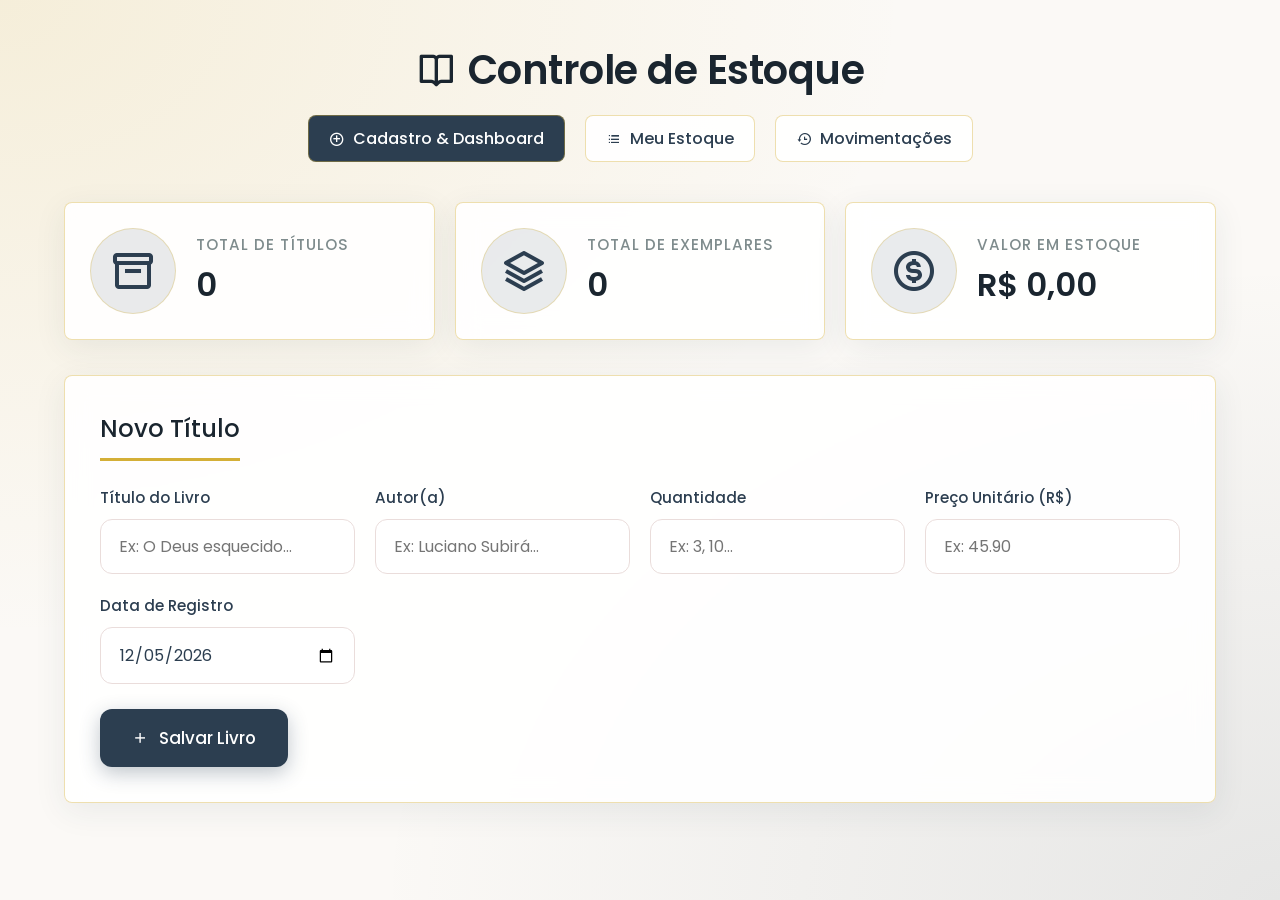
<file: Index.html>
<!DOCTYPE html>
<html lang="pt-BR">

<head>
    <meta charset="UTF-8">
    <meta name="viewport" content="width=device-width, initial-scale=1.0">
    <title>Livraria - Controle de Estoque</title>
    <link rel="stylesheet" href="css/global.css">
    <link rel="stylesheet" href="css/index.css">
    <link href="https://fonts.googleapis.com/css2?family=Poppins:wght@300;400;500;600&display=swap" rel="stylesheet">
    <link href="https://unpkg.com/boxicons@2.1.4/css/boxicons.min.css" rel="stylesheet">
</head>

<body>
    <!-- Cabeçalho (Header) -->
    <header>
        <h1><i class='bx bx-book-open'></i> Controle de Estoque</h1>
        <nav class="navbar">
            <a href="index.html" class="nav-link active"><i class='bx bx-plus-circle'></i> Cadastro & Dashboard</a>
            <a href="pages/estoque.html" class="nav-link"><i class='bx bx-list-ul'></i> Meu Estoque</a>
            <a href="pages/historico.html" class="nav-link"><i class='bx bx-history'></i> Movimentações</a>
        </nav>
    </header> <!-- Dashboard - Resumo das Informações -->
    <section class="dashboard">
        <div class="card"> <i class='bx bx-box card-icon'></i>
            <div>
                <h3>Total de Títulos</h3>
                <p id="totalProducts">0</p>
            </div>
        </div>
        <div class="card"> <i class='bx bx-layer card-icon'></i>
            <div>
                <h3>Total de Exemplares</h3>
                <p id="totalItems">0</p>
            </div>
        </div>
        <div class="card"> <i class='bx bx-dollar-circle card-icon'></i>
            <div>
                <h3>Valor em Estoque</h3>
                <p id="totalValue">R$ 0,00</p>
            </div>
        </div>
    </section> <!-- Área Principal -->
    <main>
        <!-- Bloco do Formulário (Glassmorphism) -->
        <div class="glass-container">
            <div class="form-header">
                <h2>Novo Título</h2>
            </div>
            <form id="productForm">
                <!-- Usado pelo JavaScript para saber quando estamos editando um item --> <input type="hidden"
                    id="editId">
                <div class="input-group">
                    <div class="input-box"> <label for="name">Título do Livro</label> <input type="text" id="name"
                            required placeholder="Ex: O Deus esquecido..."> </div>
                    <div class="input-box"> <label for="author">Autor(a)</label> <input type="text" id="author"
                            required placeholder="Ex: Luciano Subirá..."> </div>

                    <div class="input-box">
                        <label for="quantity">Quantidade</label>
                        <input type="number" id="quantity" required min="0" placeholder="Ex: 3, 10...">
                    </div>
                    <div class="input-box"> <label for="price">Preço Unitário (R$)</label> <input type="number"
                            id="price" required step="0.01" min="0" placeholder="Ex: 45.90"> </div>
                    <!-- Novo Item solicitado: Data de Registro -->
                    <div class="input-box"> <label for="date">Data de Registro</label> <input type="date" id="date"
                            required> </div>
                </div> <button type="submit" class="btn-primary" id="submitBtn"> <i class='bx bx-plus'></i> Salvar
                    Livro </button>
            </form>
        </div>
    </main>
    <script src="js/global.js"></script>
    <script src="js/index.js"></script>
</body>

</html>
</file>
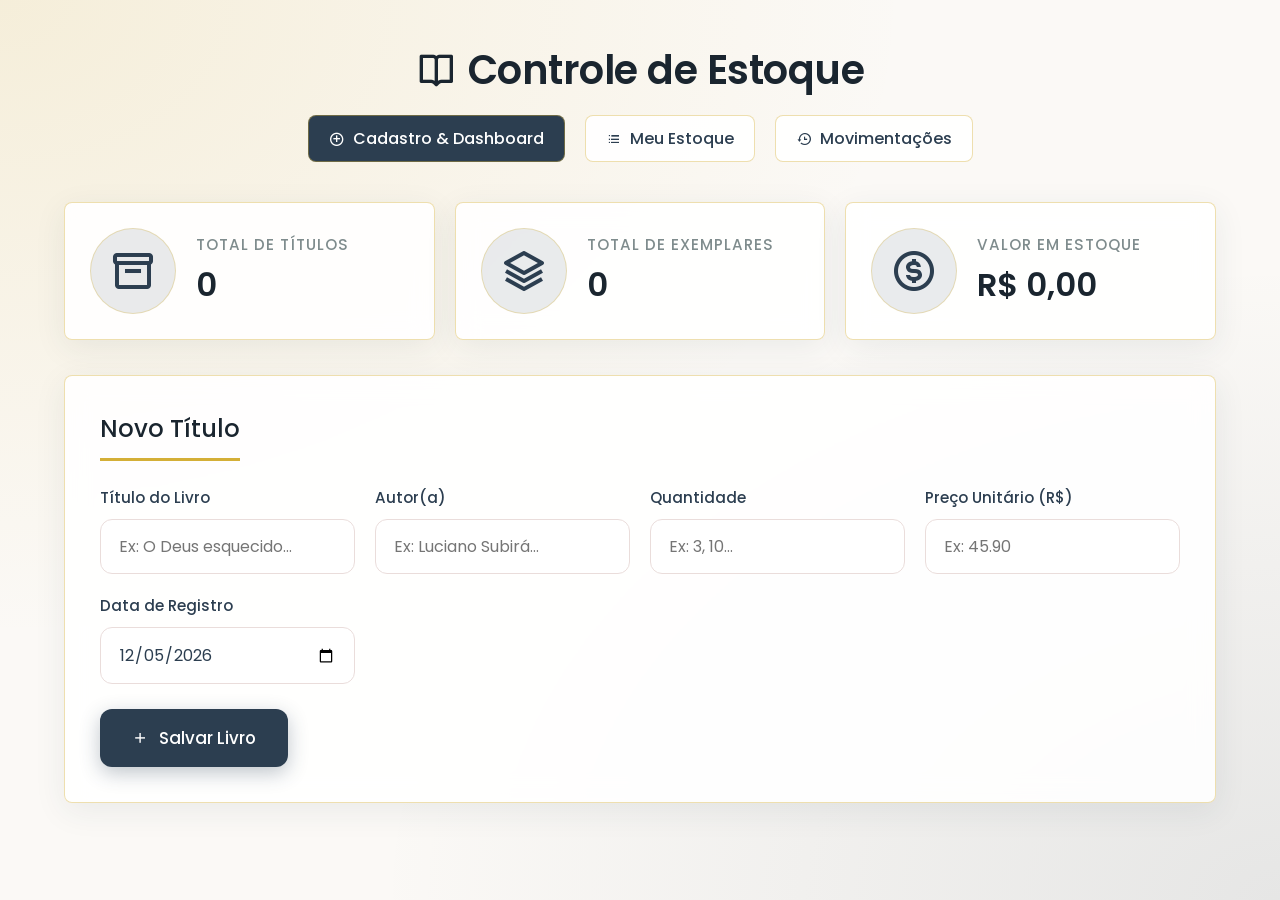
<file: index.html>
<!DOCTYPE html>
<html lang="pt-BR">

<head>
    <meta charset="UTF-8">
    <meta name="viewport" content="width=device-width, initial-scale=1.0">
    <title>Livraria - Controle de Estoque</title>
    <link rel="stylesheet" href="css/global.css">
    <link rel="stylesheet" href="css/index.css">
    <link href="https://fonts.googleapis.com/css2?family=Poppins:wght@300;400;500;600&display=swap" rel="stylesheet">
    <link href="https://unpkg.com/boxicons@2.1.4/css/boxicons.min.css" rel="stylesheet">
</head>

<body>
    <!-- Cabeçalho (Header) -->
    <header>
        <h1><i class='bx bx-book-open'></i> Controle de Estoque</h1>
        <nav class="navbar">
            <a href="index.html" class="nav-link active"><i class='bx bx-plus-circle'></i> Cadastro & Dashboard</a>
            <a href="pages/estoque.html" class="nav-link"><i class='bx bx-list-ul'></i> Meu Estoque</a>
            <a href="pages/historico.html" class="nav-link"><i class='bx bx-history'></i> Movimentações</a>
        </nav>
    </header> <!-- Dashboard - Resumo das Informações -->
    <section class="dashboard">
        <div class="card"> <i class='bx bx-box card-icon'></i>
            <div>
                <h3>Total de Títulos</h3>
                <p id="totalProducts">0</p>
            </div>
        </div>
        <div class="card"> <i class='bx bx-layer card-icon'></i>
            <div>
                <h3>Total de Exemplares</h3>
                <p id="totalItems">0</p>
            </div>
        </div>
        <div class="card"> <i class='bx bx-dollar-circle card-icon'></i>
            <div>
                <h3>Valor em Estoque</h3>
                <p id="totalValue">R$ 0,00</p>
            </div>
        </div>
    </section> <!-- Área Principal -->
    <main>
        <!-- Bloco do Formulário (Glassmorphism) -->
        <div class="glass-container">
            <div class="form-header">
                <h2>Novo Título</h2>
            </div>
            <form id="productForm">
                <!-- Usado pelo JavaScript para saber quando estamos editando um item --> <input type="hidden"
                    id="editId">
                <div class="input-group">
                    <div class="input-box"> <label for="name">Título do Livro</label> <input type="text" id="name"
                            required placeholder="Ex: O Deus esquecido..."> </div>
                    <div class="input-box"> <label for="author">Autor(a)</label> <input type="text" id="author"
                            required placeholder="Ex: Luciano Subirá..."> </div>

                    <div class="input-box">
                        <label for="quantity">Quantidade</label>
                        <input type="number" id="quantity" required min="0" placeholder="Ex: 3, 10...">
                    </div>
                    <div class="input-box"> <label for="price">Preço Unitário (R$)</label> <input type="number"
                            id="price" required step="0.01" min="0" placeholder="Ex: 45.90"> </div>
                    <!-- Novo Item solicitado: Data de Registro -->
                    <div class="input-box"> <label for="date">Data de Registro</label> <input type="date" id="date"
                            required> </div>
                </div> <button type="submit" class="btn-primary" id="submitBtn"> <i class='bx bx-plus'></i> Salvar
                    Livro </button>
            </form>
        </div>
    </main>
    <script src="js/global.js"></script>
    <script src="js/index.js"></script>
</body>

</html>
</file>
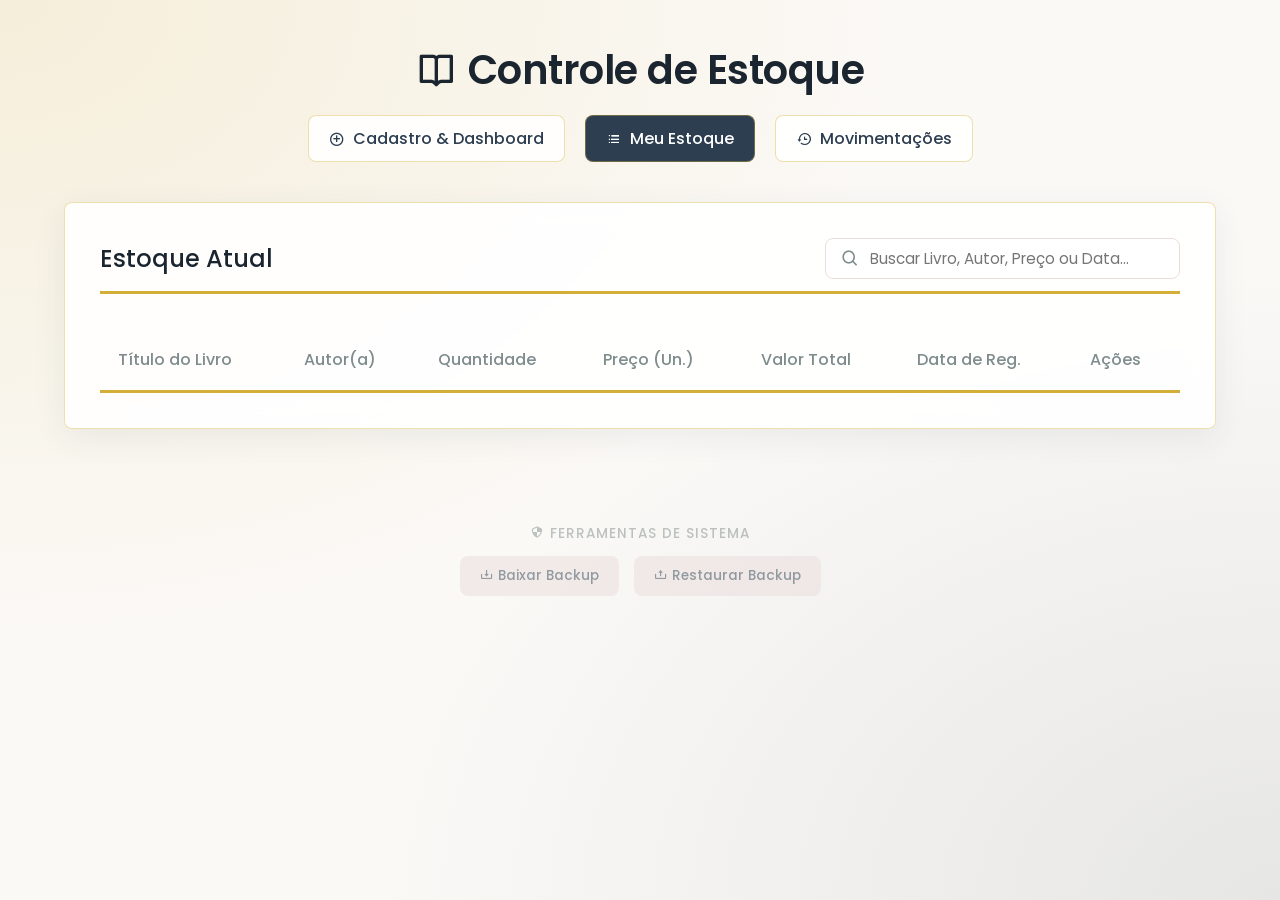
<file: pages/estoque.html>
<!DOCTYPE html>
<html lang="pt-BR">
<head>
    <meta charset="UTF-8">
    <meta name="viewport" content="width=device-width, initial-scale=1.0">
    <title>Visualizar Estoque - Livraria</title>
    <link rel="stylesheet" href="../css/global.css">
    <link rel="stylesheet" href="../css/estoque.css">
    <link href="https://fonts.googleapis.com/css2?family=Poppins:wght@300;400;500;600&display=swap" rel="stylesheet">
    <link href="https://unpkg.com/boxicons@2.1.4/css/boxicons.min.css" rel="stylesheet">
</head>
<body>
    <header>
        <h1><i class='bx bx-book-open'></i> Controle de Estoque</h1>
        <nav class="navbar">
            <a href="../index.html" class="nav-link"><i class='bx bx-plus-circle'></i> Cadastro & Dashboard</a>
            <a href="estoque.html" class="nav-link active"><i class='bx bx-list-ul'></i> Meu Estoque</a>
            <a href="historico.html" class="nav-link"><i class='bx bx-history'></i> Movimentações</a>
        </nav>
    </header>
    <main>
        <div class="glass-container mt-2">
            <div class="table-header">
                <h2>Estoque Atual</h2>
                <div class="header-actions" style="display: flex; gap: 10px; align-items: center; flex-wrap: wrap;">


                    <div class="search-box">
                        <i class='bx bx-search'></i>
                        <input type="text" id="searchInput" placeholder="Buscar Livro, Autor, Preço ou Data...">
                    </div>
                </div>
            </div>
            <div class="table-responsive">
                <table id="inventoryTable">
                    <thead>
                        <tr>
                            <th>Título do Livro</th>
                            <th>Autor(a)</th>
                            <th>Quantidade</th>
                            <th>Preço (Un.)</th>
                            <th>Valor Total</th>
                            <th>Data de Reg.</th>
                            <th>Ações</th>
                        </tr>
                    </thead>
                    <tbody id="tableBody">
                        <!-- Os produtos serão exibidos aqui pelo JavaScript -->
                    </tbody>
                </table>
            </div>
        </div>

        <!-- Botões de Backup isolados para evitar cliques acidentais -->
        <div class="system-tools-area" style="margin-top: 40px; text-align: center; padding: 20px; opacity: 0.5; transition: all 0.3s;" onmouseover="this.style.opacity='1'" onmouseout="this.style.opacity='0.5'">
            <p style="font-size: 0.85rem; color: var(--text-light); margin-bottom: 12px; font-weight: 500; letter-spacing: 1px; text-transform: uppercase;"><i class='bx bx-shield-quarter'></i> Ferramentas de Sistema</p>
            <div style="display: flex; justify-content: center; gap: 15px;">
                <button id="exportBtn" class="btn-secondary" style="font-size: 0.85rem; padding: 10px 20px;"><i class='bx bx-download'></i> Baixar Backup</button>
                <label for="importBtn" class="btn-secondary" style="font-size: 0.85rem; padding: 10px 20px; margin: 0; cursor: pointer;"><i class='bx bx-upload'></i> Restaurar Backup</label>
                <input type="file" id="importBtn" accept=".json" style="display: none;">
            </div>
        </div>

    </main>
    <!-- Modal de Confirmação -->
    <div id="deleteModal" class="modal-overlay" style="display: none;">
        <div class="modal-content glass-container">
            <h3><i class='bx bx-error-circle' style="color: var(--danger-color); font-size: 1.5rem; vertical-align: middle;"></i> Atenção</h3>
            <p>Tem certeza que deseja excluir este livro? Essa ação é irreversível.</p>
            <div class="modal-actions">
                <button id="cancelDeleteBtn" class="btn-secondary">Cancelar</button>
                <button id="confirmDeleteBtn" class="btn-delete-confirm">Sim, Excluir</button>
            </div>
        </div>
    </div>
    <script src="../js/global.js"></script>
    <script src="../js/estoque.js"></script>
</body>
</html>
</file>
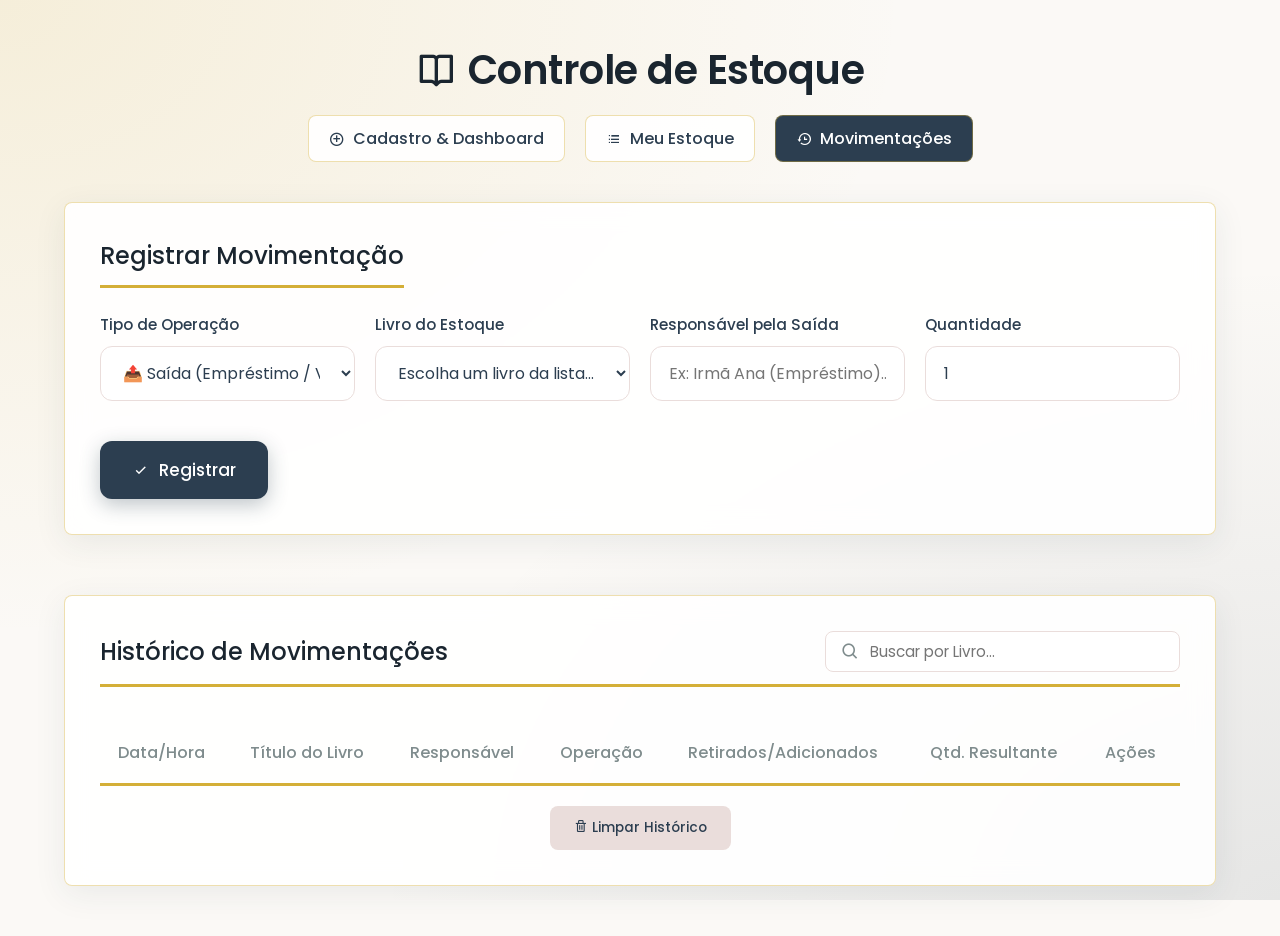
<file: pages/historico.html>
<!DOCTYPE html>
<html lang="pt-BR">
<head>
    <meta charset="UTF-8">
    <meta name="viewport" content="width=device-width, initial-scale=1.0">
    <title>Histórico - Livraria</title>
    <link rel="stylesheet" href="../css/global.css">
    <link rel="stylesheet" href="../css/historico.css">
    <link href="https://fonts.googleapis.com/css2?family=Poppins:wght@300;400;500;600&display=swap" rel="stylesheet">
    <link href="https://unpkg.com/boxicons@2.1.4/css/boxicons.min.css" rel="stylesheet">
</head>
<body>
    <header>
        <h1><i class='bx bx-book-open'></i> Controle de Estoque</h1>
        <nav class="navbar">
            <a href="../index.html" class="nav-link"><i class='bx bx-plus-circle'></i> Cadastro & Dashboard</a>
            <a href="estoque.html" class="nav-link"><i class='bx bx-list-ul'></i> Meu Estoque</a>
            <a href="historico.html" class="nav-link active"><i class='bx bx-history'></i> Movimentações</a>
        </nav>
    </header>
    <main>
        <!-- Formulário Manual de Transação -->
        <div class="glass-container" style="margin-bottom: 25px;">
            <div class="form-header">
                <h2>Registrar Movimentação</h2>
            </div>
            <form id="movementForm">
                <div class="input-group">
                    <!-- Tipo de Operação (primeiro para guiar os outros campos) -->
                    <div class="input-box">
                        <label for="movType">Tipo de Operação</label>
                        <select id="movType" required>
                            <option value="SAÍDA">📤 Saída (Empréstimo / Venda)</option>
                            <option value="ENTRADA">📥 Entrada (Reposição / Novo Livro)</option>
                        </select>
                    </div>

                    <!-- Bloco de SAÍDA: só mostra livros existentes -->
                    <div class="input-box" id="saidaBookBox">
                        <label for="movBook">Livro do Estoque</label>
                        <select id="movBook">
                            <!-- Puxado pelo JS -->
                        </select>
                    </div>

                    <!-- Bloco de ENTRADA: escolher existente ou título novo -->
                    <div class="input-box" id="entradaBookBox" style="display:none;">
                        <label for="entradaBookSelect">Livro para Repor</label>
                        <select id="entradaBookSelect">
                            <option value="__novo__">➕ Cadastrar novo título...</option>
                            <!-- Puxado pelo JS -->
                        </select>
                    </div>

                    <!-- Campo de título manual (aparece só quando "Cadastrar novo" é selecionado na entrada) -->
                    <div class="input-box" id="novoTituloBox" style="display:none;">
                        <label for="novoTitulo">Título do Novo Livro</label>
                        <input type="text" id="novoTitulo" placeholder="Ex: A Bíblia de Estudo...">
                    </div>

                    <!-- Pessoa responsável (label muda dinamicamente) -->
                    <div class="input-box">
                        <label for="movPerson" id="movPersonLabel">Responsável pela Saída</label>
                        <input type="text" id="movPerson" placeholder="Ex: Irmã Ana (Empréstimo)..." required>
                    </div>

                    <div class="input-box">
                        <label for="movQty">Quantidade</label>
                        <input type="number" id="movQty" required min="1" value="1">
                    </div>
                </div>
                <button type="submit" class="btn-primary" style="margin-top: 15px;"> <i class='bx bx-check'></i> Registrar </button>
            </form>
        </div>

        <div class="glass-container mt-2">
            <div class="table-header">
                <h2>Histórico de Movimentações</h2>
                <div class="header-actions" style="display: flex; gap: 10px; align-items: center; justify-content: flex-end;">
                    <div class="search-box">
                        <i class='bx bx-search'></i>
                        <input type="text" id="searchHistory" placeholder="Buscar por Livro...">
                    </div>
                </div>
            </div>
            
            <div class="table-responsive">
                <table id="historyTable">
                    <thead>
                        <tr>
                            <th>Data/Hora</th>
                            <th>Título do Livro</th>
                            <th>Responsável</th>
                            <th>Operação</th>
                            <th>Retirados/Adicionados</th>
                            <th>Qtd. Resultante</th>
                            <th>Ações</th>
                        </tr>
                    </thead>
                    <tbody id="historyBody">
                        <!-- O histórico será exibido aqui pelo JavaScript -->
                    </tbody>
                </table>
            </div>
            <div style="text-align: center; margin-top: 20px;">
                <button id="clearHistoryBtn" class="btn-secondary" style="font-size: 0.85rem;"><i class='bx bx-trash'></i> Limpar Histórico</button>
            </div>
        </div>
    </main>
    <script src="../js/global.js"></script>
    <script src="../js/historico.js"></script>
</body>
</html>
</file>
<file: css/global.css>
/* --- TEMA LIVRARIA CLASSIC & ELEGANT --- */
:root {
  /* Paleta de Cores Principais */
  --primary-color: #2C3E50;
  --primary-light: #F4F6F7;
  --primary-dark: #1A252F;
  --accent-color: #D4AF37;

  /* Fundos e Textos */
  --bg-color: #FBF9F6;
  --text-color: #2C3E50;
  --text-light: #7F8C8D;

  /* Efeito de Vidro (Glassmorphism) */
  --card-bg: rgba(255, 255, 255, 0.90);
  --glass-border: 1px solid rgba(212, 175, 55, 0.4);
  --glass-shadow: 0 8px 32px 0 rgba(44, 62, 80, 0.08);
  --border-radius: 8px;

  /* Botões de Ação */
  --danger-color: #c0392b;
  --danger-hover: #922b21;
  --edit-color: #D4AF37;
  --edit-hover: #b8962c;
}

* {
  margin: 0;
  padding: 0;
  box-sizing: border-box;
  font-family: 'Poppins', sans-serif;
}

body {
  background-color: var(--bg-color);
  color: var(--text-color);
  min-height: 100vh;
  padding-bottom: 50px;
  background-image:
    radial-gradient(at 0% 0%, rgba(212, 175, 55, 0.15) 0px, transparent 50%),
    radial-gradient(at 100% 100%, rgba(44, 62, 80, 0.1) 0px, transparent 50%);
  background-attachment: fixed;
}

header {
  padding: 40px 5%;
  text-align: center;
}

header h1 {
  font-size: 2.5rem;
  color: var(--primary-dark);
  display: flex;
  align-items: center;
  justify-content: center;
  gap: 12px;
  font-weight: 600;
  letter-spacing: -0.5px;
}

/* NAVEGAÇÃO E PESQUISA */
.navbar {
  display: flex;
  justify-content: center;
  gap: 20px;
  margin-top: 15px;
}

.nav-link {
  text-decoration: none;
  color: var(--text-color);
  font-weight: 500;
  display: flex;
  align-items: center;
  gap: 8px;
  padding: 10px 20px;
  border-radius: 8px;
  transition: all 0.3s;
  background: var(--card-bg);
  border: var(--glass-border);
}

.nav-link:hover, .nav-link.active {
  background: var(--primary-color);
  color: white;
}

main {
  padding: 0 5%;
  display: flex;
  flex-direction: column;
  gap: 35px;
}

.glass-container {
  background: var(--card-bg);
  backdrop-filter: blur(12px);
  -webkit-backdrop-filter: blur(12px);
  border: var(--glass-border);
  border-radius: var(--border-radius);
  padding: 35px;
  box-shadow: var(--glass-shadow);
  animation: fadeIn 0.8s ease-out;
}

.form-header h2,
.table-header h2 {
  color: var(--primary-dark);
  margin-bottom: 25px;
  font-weight: 500;
  border-bottom: 3px solid var(--accent-color);
  padding-bottom: 12px;
  display: inline-block;
}

/* ESTILOS DO FORMULÁRIO */
form {
  display: flex;
  flex-direction: column;
  gap: 25px;
}

.input-group {
  display: grid;
  grid-template-columns: repeat(auto-fit, minmax(220px, 1fr));
  gap: 20px;
}

.input-box {
  display: flex;
  flex-direction: column;
  gap: 10px;
}

label {
  font-size: 0.95rem;
  font-weight: 500;
  color: var(--text-color);
}

input, select {
  padding: 14px 18px;
  border-radius: 12px;
  border: 1.5px solid #EADDDB;
  background-color: rgb(255, 255, 255);
  font-size: 1rem;
  color: var(--text-color);
  transition: all 0.3s ease;
  outline: none;
}

input:focus, select:focus {
  border-color: var(--accent-color);
  box-shadow: 0 0 0 4px rgba(212, 175, 55, 0.2);
}

/* BOTÕES */
.btn-primary {
  background: var(--primary-color);
  color: white;
  border: none;
  padding: 16px 32px;
  border-radius: 12px;
  font-size: 1.05rem;
  font-weight: 500;
  cursor: pointer;
  display: flex;
  align-items: center;
  justify-content: center;
  gap: 10px;
  transition: all 0.3s;
  align-self: flex-start;
  box-shadow: 0 6px 20px rgba(44, 62, 80, 0.3);
}

.btn-primary:hover {
  background: var(--primary-dark);
  transform: translateY(-3px);
  box-shadow: 0 8px 25px rgba(44, 62, 80, 0.4);
}

.btn-secondary {
  background: #EADDDB;
  color: var(--text-color);
  border: none;
  padding: 12px 24px;
  border-radius: 8px;
  font-size: 0.95rem;
  font-weight: 500;
  cursor: pointer;
  transition: all 0.2s;
}

.btn-secondary:hover {
  background: #d5c8c5;
}

/* ESTILOS DA TABELA */
.table-responsive {
  overflow-x: auto;
}

table {
  width: 100%;
  border-collapse: collapse;
  margin-top: 10px;
}

thead th {
  text-align: left;
  padding: 18px;
  color: var(--text-light);
  font-weight: 500;
  border-bottom: 3px solid var(--accent-color);
}

tbody tr {
  border-bottom: 1px solid rgba(0, 0, 0, 0.06);
  transition: background-color 0.2s;
}

tbody tr:hover {
  background-color: rgba(255, 255, 255, 0.7);
}

td {
  padding: 18px;
  color: var(--text-color);
}

.action-buttons {
  display: flex;
  gap: 12px;
}

.btn-icon {
  background: transparent;
  border: none;
  font-size: 1.3rem;
  cursor: pointer;
  padding: 10px;
  border-radius: 10px;
  transition: all 0.2s;
  display: flex;
  align-items: center;
  justify-content: center;
}

.btn-edit {
  color: var(--edit-color);
  background: rgba(243, 156, 18, 0.15);
}

.btn-edit:hover {
  background: var(--edit-color);
  color: white;
  transform: translateY(-2px);
}

.btn-delete {
  color: var(--danger-color);
  background: rgba(231, 76, 60, 0.15);
}

.btn-delete:hover {
  background: var(--danger-color);
  color: white;
  transform: translateY(-2px);
}

/* COMPONENTES COMPARTILHADOS (Pesquisa/Header Tab) */
.table-header {
  display: flex;
  justify-content: space-between;
  align-items: center;
  flex-wrap: wrap;
  gap: 15px;
  border-bottom: 3px solid var(--accent-color);
  padding-bottom: 12px;
  margin-bottom: 25px;
}

.table-header h2 {
  border-bottom: none;
  padding-bottom: 0;
  margin-bottom: 0;
}

.search-box {
  display: flex;
  align-items: center;
  background: white;
  border: 1.5px solid #EADDDB;
  border-radius: 8px;
  padding: 8px 15px;
  font-size: 1rem;
  width: 100%;
  max-width: 380px;
  transition: all 0.3s ease;
}

.search-box:focus-within {
  border-color: var(--accent-color);
  box-shadow: 0 0 0 4px rgba(212, 175, 55, 0.2);
}

.search-box i {
  color: var(--text-light);
  font-size: 1.2rem;
  margin-right: 10px;
}

.search-box input {
  border: none;
  padding: 0;
  background: transparent;
  outline: none;
  width: 100%;
  font-size: 0.95rem;
  color: var(--text-color);
}

.search-box input:focus {
  box-shadow: none;
}

@keyframes fadeIn {
  from {
    opacity: 0;
    transform: translateY(20px);
  }
  to {
    opacity: 1;
    transform: translateY(0);
  }
}

@media (max-width: 768px) {
  header h1 { font-size: 1.8rem; }
  .input-group { grid-template-columns: 1fr; }
  .btn-primary { width: 100%; }
  .navbar { flex-direction: column; gap: 10px; }
}
</file>
<file: css/index.css>
.dashboard {
  display: grid;
  grid-template-columns: repeat(auto-fit, minmax(250px, 1fr));
  gap: 20px;
  padding: 0 5%;
  margin-bottom: 35px;
}

.card {
  background: var(--card-bg);
  backdrop-filter: blur(12px);
  -webkit-backdrop-filter: blur(12px);
  border: var(--glass-border);
  border-radius: var(--border-radius);
  padding: 25px;
  display: flex;
  align-items: center;
  gap: 20px;
  box-shadow: var(--glass-shadow);
  transition: transform 0.3s ease, box-shadow 0.3s ease;
}

.card:hover {
  transform: translateY(-8px);
  box-shadow: 0 15px 45px 0 rgba(44, 62, 80, 0.15);
}

.card-icon {
  font-size: 3rem;
  color: var(--primary-color);
  background: rgba(44, 62, 80, 0.1);
  padding: 18px;
  border-radius: 50%;
  border: 1px solid rgba(212, 175, 55, 0.3);
}

.card h3 {
  font-size: 0.95rem;
  color: var(--text-light);
  text-transform: uppercase;
  letter-spacing: 1px;
  font-weight: 500;
}

.card p {
  font-size: 2rem;
  font-weight: 600;
  color: var(--primary-dark);
  margin-top: 5px;
}
</file>
<file: css/estoque.css>
/* --- MODAL DE CONFIRMAÇÃO --- */
.modal-overlay {
  position: fixed;
  top: 0;
  left: 0;
  width: 100%;
  height: 100%;
  background: rgba(0, 0, 0, 0.4);
  backdrop-filter: blur(4px);
  -webkit-backdrop-filter: blur(4px);
  display: flex;
  align-items: center;
  justify-content: center;
  z-index: 1000;
  animation: fadeIn 0.3s ease;
}

.modal-content {
  max-width: 400px;
  width: 90%;
  text-align: center;
  padding: 30px;
}

.modal-content h3 {
  color: var(--text-color);
  margin-bottom: 15px;
  font-size: 1.3rem;
}

.modal-content p {
  color: var(--text-light);
  margin-bottom: 25px;
  font-size: 0.95rem;
}

.modal-actions {
  display: flex;
  justify-content: center;
  gap: 15px;
}

.btn-delete-confirm {
  background: var(--danger-color);
  color: white;
  border: none;
  padding: 12px 24px;
  border-radius: 8px;
  font-size: 0.95rem;
  font-weight: 500;
  cursor: pointer;
  transition: all 0.2s;
  box-shadow: 0 4px 15px rgba(231, 76, 60, 0.3);
}

.btn-delete-confirm:hover {
  background: var(--danger-hover);
  transform: translateY(-2px);
  box-shadow: 0 6px 20px rgba(231, 76, 60, 0.4);
}
</file>
<file: css/historico.css>
/* --- BADGES DE HISTÓRICO --- */
.badge {
  display: inline-block;
  padding: 6px 12px;
  border-radius: 12px;
  font-size: 0.85rem;
  font-weight: 600;
  text-align: center;
}

.badge-in {
  background: rgba(46, 204, 113, 0.2);
  color: #27ae60;
  border: 1px solid rgba(46, 204, 113, 0.3);
}

.badge-out {
  background: rgba(231, 76, 60, 0.15);
  color: #c0392b;
  border: 1px solid rgba(231, 76, 60, 0.3);
}
</file>
